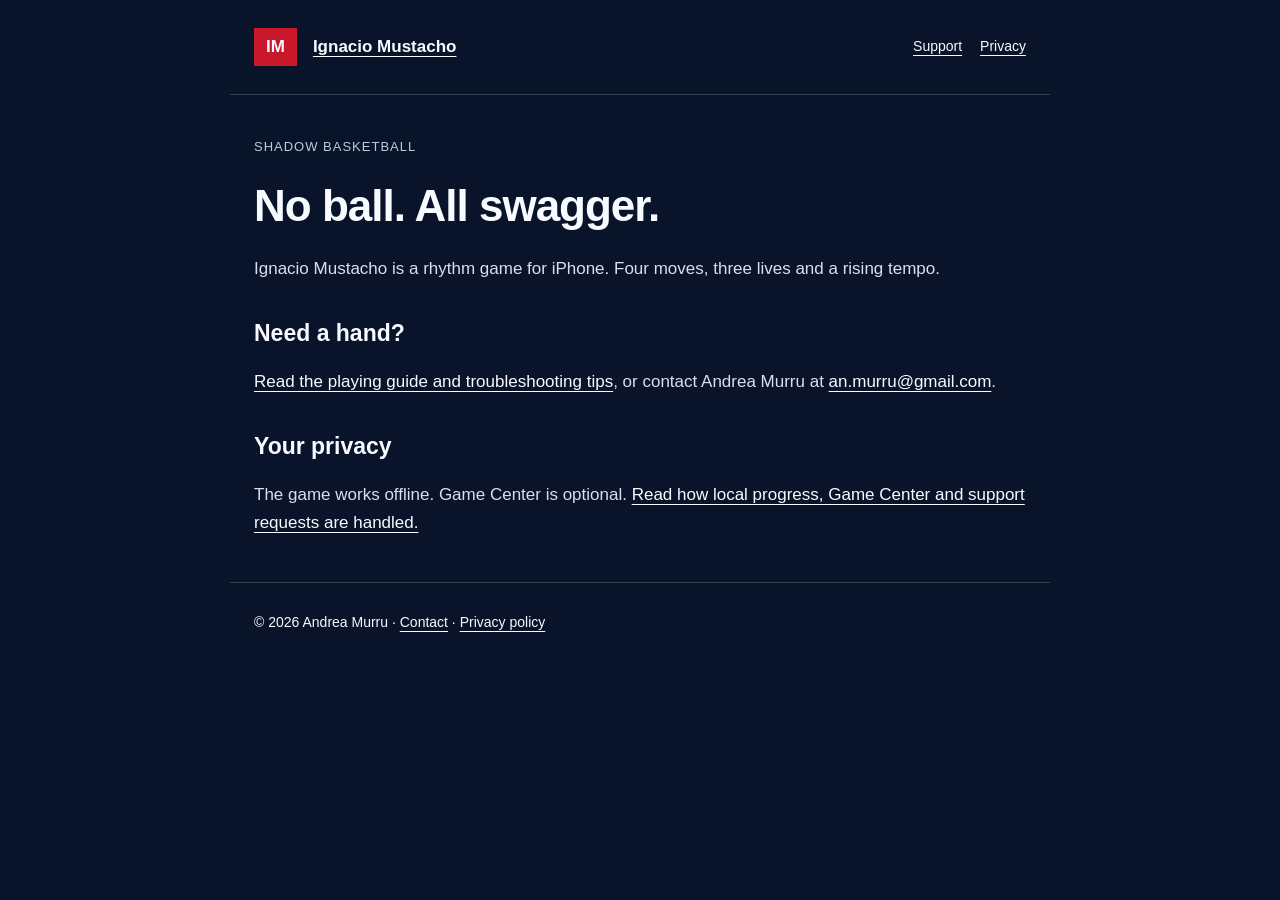
<file: docs/index.html>
<!doctype html><html lang="en"><head><meta charset="utf-8"><meta name="viewport" content="width=device-width,initial-scale=1"><meta name="description" content="Support &amp; privacy for Ignacio Mustacho, the shadow basketball rhythm game."><title>Support &amp; privacy | Ignacio Mustacho</title><link rel="stylesheet" href="style.css"></head><body><header><span class="mark" aria-hidden="true">IM</span><a class="brand" href="index.html">Ignacio Mustacho</a><nav aria-label="Main"><a href="support.html">Support</a><a href="privacy.html">Privacy</a></nav></header><main><p class="eyebrow">Shadow basketball</p><h1>No ball. All swagger.</h1><p>Ignacio Mustacho is a rhythm game for iPhone. Four moves, three lives and a rising tempo.</p><h2>Need a hand?</h2><p><a href="support.html">Read the playing guide and troubleshooting tips</a>, or contact Andrea Murru at <a href="mailto:an.murru@gmail.com">an.murru@gmail.com</a>.</p><h2>Your privacy</h2><p>The game works offline. Game Center is optional. <a href="privacy.html">Read how local progress, Game Center and support requests are handled.</a></p></main><footer>© 2026 Andrea Murru · <a href="mailto:an.murru@gmail.com">Contact</a> · <a href="privacy.html">Privacy policy</a></footer></body></html>
</file>
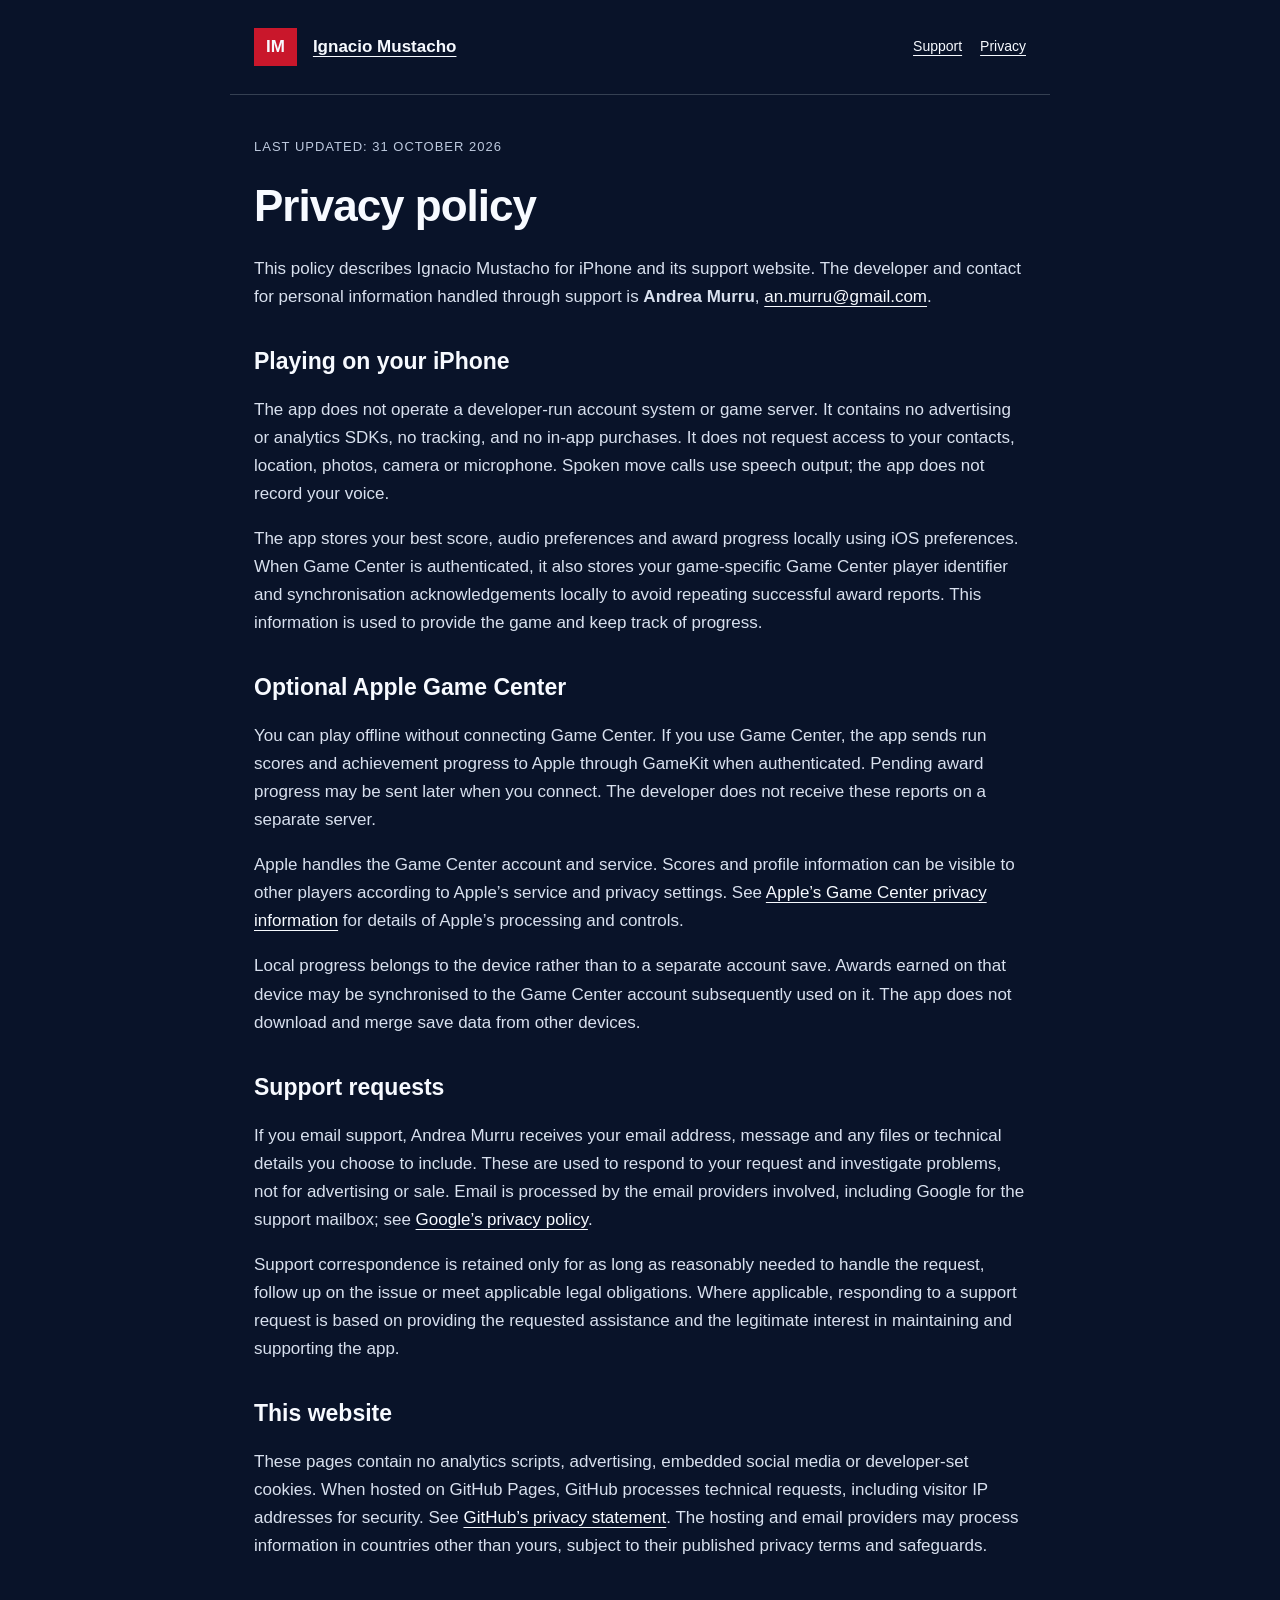
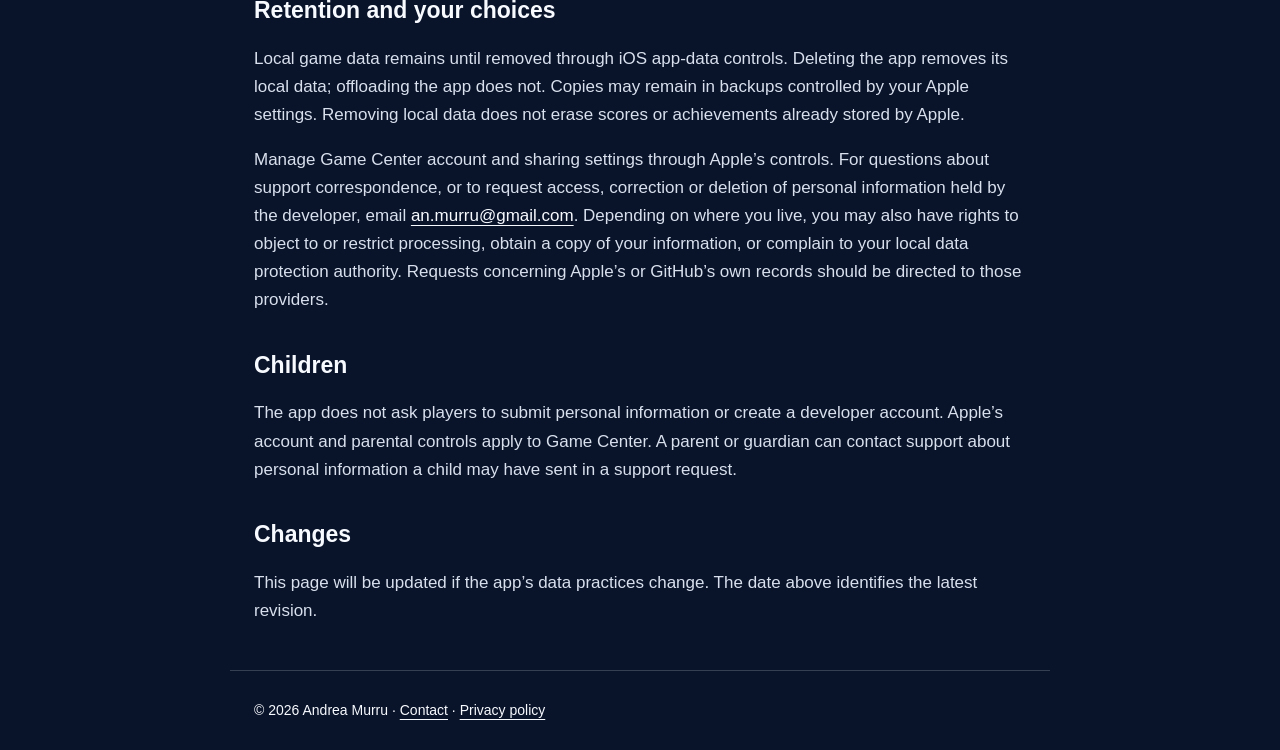
<file: docs/privacy.html>
<!doctype html><html lang="en"><head><meta charset="utf-8"><meta name="viewport" content="width=device-width,initial-scale=1"><meta name="description" content="Privacy policy for Ignacio Mustacho, the shadow basketball rhythm game."><title>Privacy policy | Ignacio Mustacho</title><link rel="stylesheet" href="style.css"></head><body><header><span class="mark" aria-hidden="true">IM</span><a class="brand" href="index.html">Ignacio Mustacho</a><nav aria-label="Main"><a href="support.html">Support</a><a href="privacy.html">Privacy</a></nav></header><main><p class="eyebrow">Last updated: 31 October 2026</p><h1>Privacy policy</h1><p>This policy describes Ignacio Mustacho for iPhone and its support website. The developer and contact for personal information handled through support is <strong>Andrea Murru</strong>, <a href="mailto:an.murru@gmail.com">an.murru@gmail.com</a>.</p><h2>Playing on your iPhone</h2><p>The app does not operate a developer-run account system or game server. It contains no advertising or analytics SDKs, no tracking, and no in-app purchases. It does not request access to your contacts, location, photos, camera or microphone. Spoken move calls use speech output; the app does not record your voice.</p><p>The app stores your best score, audio preferences and award progress locally using iOS preferences. When Game Center is authenticated, it also stores your game-specific Game Center player identifier and synchronisation acknowledgements locally to avoid repeating successful award reports. This information is used to provide the game and keep track of progress.</p><h2>Optional Apple Game Center</h2><p>You can play offline without connecting Game Center. If you use Game Center, the app sends run scores and achievement progress to Apple through GameKit when authenticated. Pending award progress may be sent later when you connect. The developer does not receive these reports on a separate server.</p><p>Apple handles the Game Center account and service. Scores and profile information can be visible to other players according to Apple’s service and privacy settings. See <a href="https://www.apple.com/legal/privacy/data/en/game-center/">Apple’s Game Center privacy information</a> for details of Apple’s processing and controls.</p><p>Local progress belongs to the device rather than to a separate account save. Awards earned on that device may be synchronised to the Game Center account subsequently used on it. The app does not download and merge save data from other devices.</p><h2>Support requests</h2><p>If you email support, Andrea Murru receives your email address, message and any files or technical details you choose to include. These are used to respond to your request and investigate problems, not for advertising or sale. Email is processed by the email providers involved, including Google for the support mailbox; see <a href="https://policies.google.com/privacy">Google’s privacy policy</a>.</p><p>Support correspondence is retained only for as long as reasonably needed to handle the request, follow up on the issue or meet applicable legal obligations. Where applicable, responding to a support request is based on providing the requested assistance and the legitimate interest in maintaining and supporting the app.</p><h2>This website</h2><p>These pages contain no analytics scripts, advertising, embedded social media or developer-set cookies. When hosted on GitHub Pages, GitHub processes technical requests, including visitor IP addresses for security. See <a href="https://docs.github.com/en/site-policy/privacy-policies/github-general-privacy-statement">GitHub’s privacy statement</a>. The hosting and email providers may process information in countries other than yours, subject to their published privacy terms and safeguards.</p><h2>Retention and your choices</h2><p>Local game data remains until removed through iOS app-data controls. Deleting the app removes its local data; offloading the app does not. Copies may remain in backups controlled by your Apple settings. Removing local data does not erase scores or achievements already stored by Apple.</p><p>Manage Game Center account and sharing settings through Apple’s controls. For questions about support correspondence, or to request access, correction or deletion of personal information held by the developer, email <a href="mailto:an.murru@gmail.com">an.murru@gmail.com</a>. Depending on where you live, you may also have rights to object to or restrict processing, obtain a copy of your information, or complain to your local data protection authority. Requests concerning Apple’s or GitHub’s own records should be directed to those providers.</p><h2>Children</h2><p>The app does not ask players to submit personal information or create a developer account. Apple’s account and parental controls apply to Game Center. A parent or guardian can contact support about personal information a child may have sent in a support request.</p><h2>Changes</h2><p>This page will be updated if the app’s data practices change. The date above identifies the latest revision.</p></main><footer>© 2026 Andrea Murru · <a href="mailto:an.murru@gmail.com">Contact</a> · <a href="privacy.html">Privacy policy</a></footer></body></html>
</file>
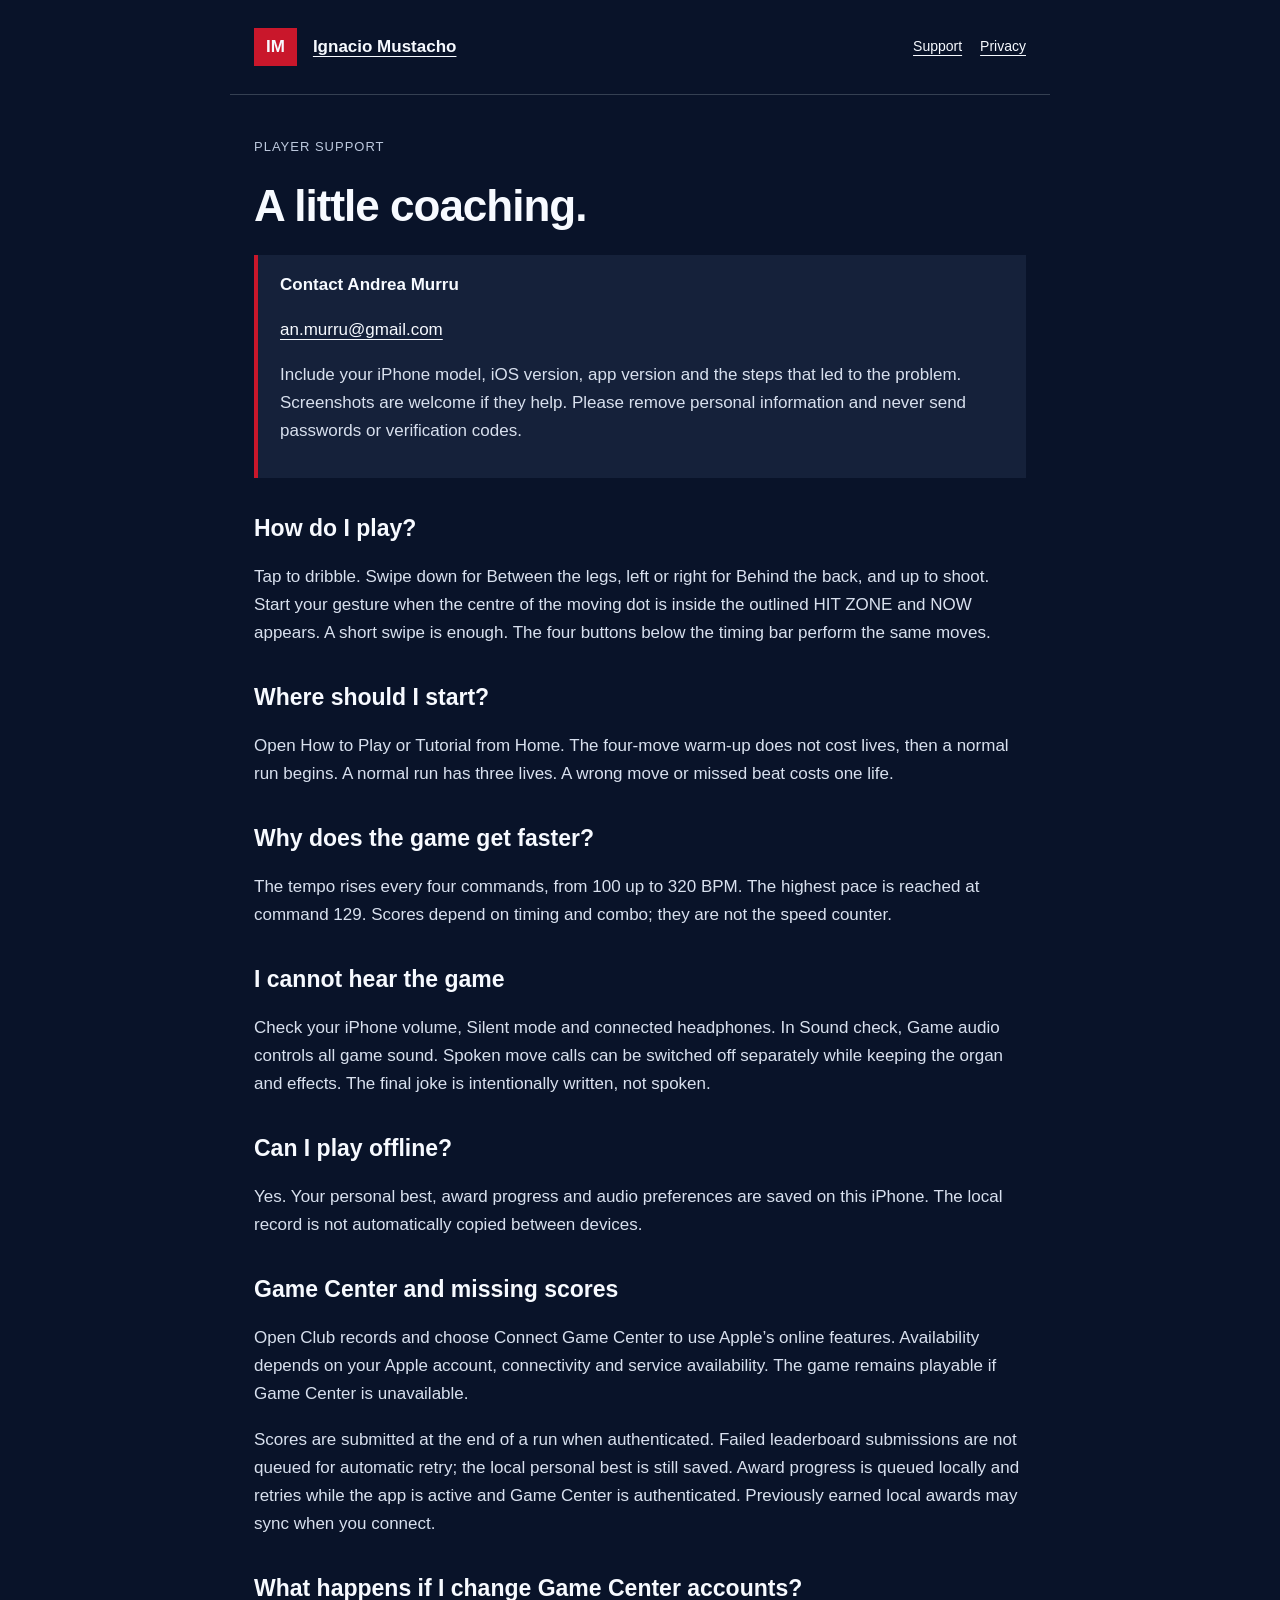
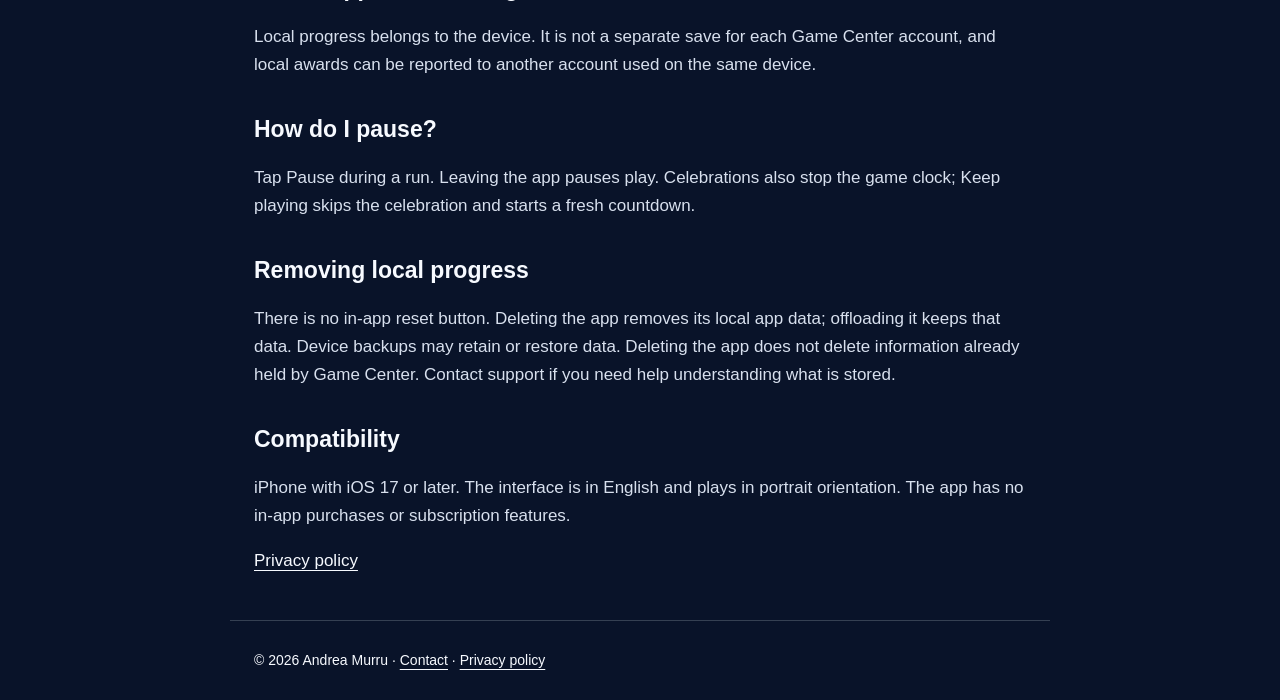
<file: docs/support.html>
<!doctype html><html lang="en"><head><meta charset="utf-8"><meta name="viewport" content="width=device-width,initial-scale=1"><meta name="description" content="Support for Ignacio Mustacho, the shadow basketball rhythm game."><title>Support | Ignacio Mustacho</title><link rel="stylesheet" href="style.css"></head><body><header><span class="mark" aria-hidden="true">IM</span><a class="brand" href="index.html">Ignacio Mustacho</a><nav aria-label="Main"><a href="support.html">Support</a><a href="privacy.html">Privacy</a></nav></header><main><p class="eyebrow">Player support</p><h1>A little coaching.</h1><div class="contact"><strong>Contact Andrea Murru</strong><p><a href="mailto:an.murru@gmail.com?subject=Ignacio%20Mustacho%20support">an.murru@gmail.com</a></p><p>Include your iPhone model, iOS version, app version and the steps that led to the problem. Screenshots are welcome if they help. Please remove personal information and never send passwords or verification codes.</p></div><h2>How do I play?</h2><p>Tap to dribble. Swipe down for Between the legs, left or right for Behind the back, and up to shoot. Start your gesture when the centre of the moving dot is inside the outlined HIT ZONE and NOW appears. A short swipe is enough. The four buttons below the timing bar perform the same moves.</p><h2>Where should I start?</h2><p>Open How to Play or Tutorial from Home. The four-move warm-up does not cost lives, then a normal run begins. A normal run has three lives. A wrong move or missed beat costs one life.</p><h2>Why does the game get faster?</h2><p>The tempo rises every four commands, from 100 up to 320 BPM. The highest pace is reached at command 129. Scores depend on timing and combo; they are not the speed counter.</p><h2>I cannot hear the game</h2><p>Check your iPhone volume, Silent mode and connected headphones. In Sound check, Game audio controls all game sound. Spoken move calls can be switched off separately while keeping the organ and effects. The final joke is intentionally written, not spoken.</p><h2>Can I play offline?</h2><p>Yes. Your personal best, award progress and audio preferences are saved on this iPhone. The local record is not automatically copied between devices.</p><h2>Game Center and missing scores</h2><p>Open Club records and choose Connect Game Center to use Apple’s online features. Availability depends on your Apple account, connectivity and service availability. The game remains playable if Game Center is unavailable.</p><p>Scores are submitted at the end of a run when authenticated. Failed leaderboard submissions are not queued for automatic retry; the local personal best is still saved. Award progress is queued locally and retries while the app is active and Game Center is authenticated. Previously earned local awards may sync when you connect.</p><h2>What happens if I change Game Center accounts?</h2><p>Local progress belongs to the device. It is not a separate save for each Game Center account, and local awards can be reported to another account used on the same device.</p><h2>How do I pause?</h2><p>Tap Pause during a run. Leaving the app pauses play. Celebrations also stop the game clock; Keep playing skips the celebration and starts a fresh countdown.</p><h2>Removing local progress</h2><p>There is no in-app reset button. Deleting the app removes its local app data; offloading it keeps that data. Device backups may retain or restore data. Deleting the app does not delete information already held by Game Center. Contact support if you need help understanding what is stored.</p><h2>Compatibility</h2><p>iPhone with iOS 17 or later. The interface is in English and plays in portrait orientation. The app has no in-app purchases or subscription features.</p><p><a href="privacy.html">Privacy policy</a></p></main><footer>© 2026 Andrea Murru · <a href="mailto:an.murru@gmail.com">Contact</a> · <a href="privacy.html">Privacy policy</a></footer></body></html>
</file>
<file: docs/style.css>
*{box-sizing:border-box}body{margin:0;background:#091329;color:#f7faff;font:17px/1.65 -apple-system,BlinkMacSystemFont,"Segoe UI",sans-serif}a{color:#f7faff;text-underline-offset:4px}a:hover{color:#bdc9de}a:focus-visible{outline:3px solid #fff;outline-offset:5px}header,main,footer{max-width:820px;margin:auto;padding:28px 24px}header{display:flex;align-items:center;gap:16px;border-bottom:1px solid #354052}.mark{background:#c9172b;padding:5px 12px;font-weight:800}.brand{font-weight:700}nav{margin-left:auto;display:flex;gap:18px;font-size:14px}h1{font-size:clamp(30px,6vw,44px);line-height:1.12;letter-spacing:-1px;margin:24px 0}h2{font-size:23px;line-height:1.3;margin-top:36px}p,li{color:#d8e0ee}.eyebrow{font-size:13px;letter-spacing:1px;text-transform:uppercase;color:#bdc9de}.contact{border-left:4px solid #c9172b;padding:16px 22px;background:#15213a}.contact a{overflow-wrap:anywhere}footer{font-size:14px;border-top:1px solid #354052}ul,ol{padding-left:24px} @media(max-width:520px){header{flex-wrap:wrap}nav{margin-left:0;width:100%}}
</file>
